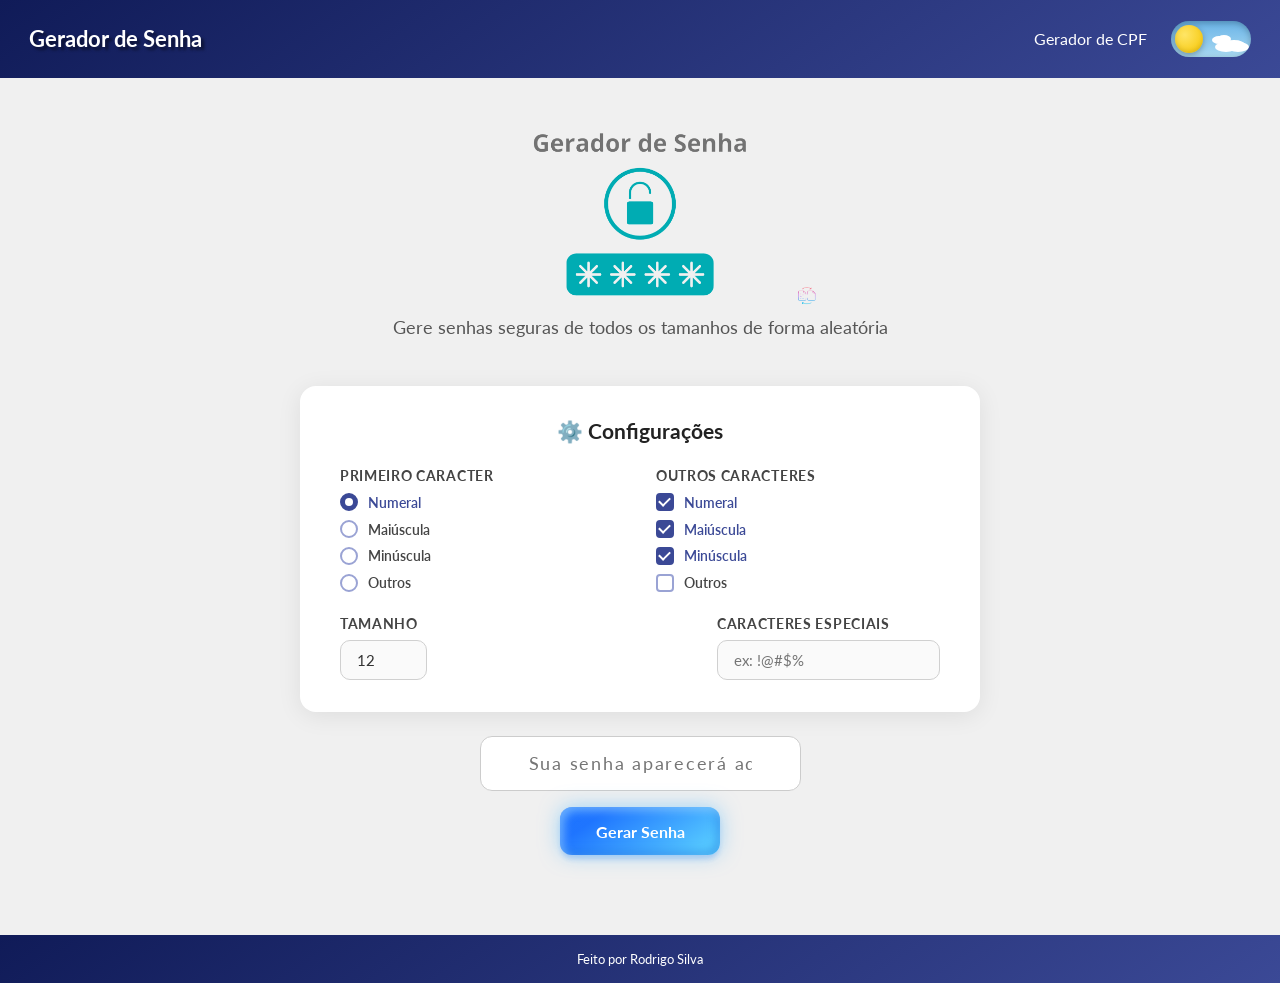
<file: index.html>
<!doctype html>
<html lang="pt-br">
  <head>
    <meta charset="UTF-8" />
    <meta name="viewport" content="width=device-width, initial-scale=1.0" />
    <meta http-equiv="X-UA-Compatible" content="ie=edge" />
    <meta
      name="description"
      content="Gerador de Senha é uma ferramenta online que permite criar senhas seguras e personalizadas. Com opções para escolher o tipo de caracteres e o comprimento, você pode gerar senhas fortes para proteger suas contas e dados pessoais."
    />
    <meta
      name="keywords"
      content="gerador de senha, senha segura, criar senha, ferramenta online, personalizar senha, proteger contas, dados pessoais"
    />
    <meta name="author" content="Rodrigo Silva" />
    <meta name="robots" content="index, follow" />
    <link rel="icon" href="assets/imagens/Gerador-de-Senha.webp" />
    <link rel="stylesheet" href="assets/style.css" />
    <title>Gerador de Senha</title>
  </head>
  <body>
    <header class="hero">
      <div class="title">
        <h1>Gerador de Senha</h1>
      </div>
      <div class="header-right">
        <div class="cpf">
          <a href="cpf.html" rel="noopener noreferrer">Gerador de CPF</a>
        </div>

        <label class="theme-toggle" title="Alternar tema">
          <input type="checkbox" id="themeCheck" />
          <div class="toggle-track">
            <div class="cloud1"></div>
            <div class="cloud2"></div>
            <div class="star1"></div>
            <div class="star2"></div>
            <div class="star3"></div>
            <div class="toggle-knob"></div>
          </div>
        </label>
      </div>
    </header>

    <main class="gerador">
      <div class="logo">
        <img
          src="assets/imagens/Gerador-de-Senha.webp"
          alt="Gerador de Senha"
        />
        <p>Gere senhas seguras de todos os tamanhos de forma aleatória</p>
      </div>

      <div class="config-card">
        <h2>⚙️ Configurações</h2>

        <div class="config-grid">
          <div class="config-group">
            <label class="group-label">Primeiro Caracter</label>
            <div class="checkbox-list">
              <label class="checkbox-item">
                <input type="radio" name="firstChar" value="numeral" checked />
                <span>Numeral</span>
              </label>
              <label class="checkbox-item">
                <input type="radio" name="firstChar" value="maiuscula" />
                <span>Maiúscula</span>
              </label>
              <label class="checkbox-item">
                <input type="radio" name="firstChar" value="minuscula" />
                <span>Minúscula</span>
              </label>
              <label class="checkbox-item">
                <input type="radio" name="firstChar" value="outros" />
                <span>Outros</span>
              </label>
            </div>
          </div>

          <div class="config-group">
            <label class="group-label">Outros Caracteres</label>
            <div class="checkbox-list">
              <label class="checkbox-item">
                <input
                  type="checkbox"
                  name="otherChar"
                  value="numeral"
                  checked
                />
                <span>Numeral</span>
              </label>
              <label class="checkbox-item">
                <input
                  type="checkbox"
                  name="otherChar"
                  value="maiuscula"
                  checked
                />
                <span>Maiúscula</span>
              </label>
              <label class="checkbox-item">
                <input
                  type="checkbox"
                  name="otherChar"
                  value="minuscula"
                  checked
                />
                <span>Minúscula</span>
              </label>
              <label class="checkbox-item">
                <input type="checkbox" name="otherChar" value="outros" />
                <span>Outros</span>
              </label>
            </div>
          </div>
        </div>

        <div class="fields-row">
          <div class="field-group">
            <label for="tamanhoInput">Tamanho</label>
            <input
              type="number"
              id="tamanhoInput"
              value="12"
              min="1"
              max="64"
            />
          </div>

          <div class="field-group">
            <label for="outrosInput">Caracteres especiais</label>
            <input type="text" id="outrosInput" placeholder="ex: !@#$%" />
          </div>
        </div>
      </div>

      <div class="entrada">
        <input
          type="text"
          id="senhaOutput"
          placeholder="Sua senha aparecerá aqui…"
          readonly
        />
        <button onclick="gerarSenha()">Gerar Senha</button>
      </div>
    </main>
    <footer>
      <p>
        Feito por
        <a href="https://github.com/rodrigojordison" target="_blank"
          >Rodrigo Silva</a
        >
      </p>
    </footer>

    <script src="assets/script.js"></script>
  </body>
</html>
</file>
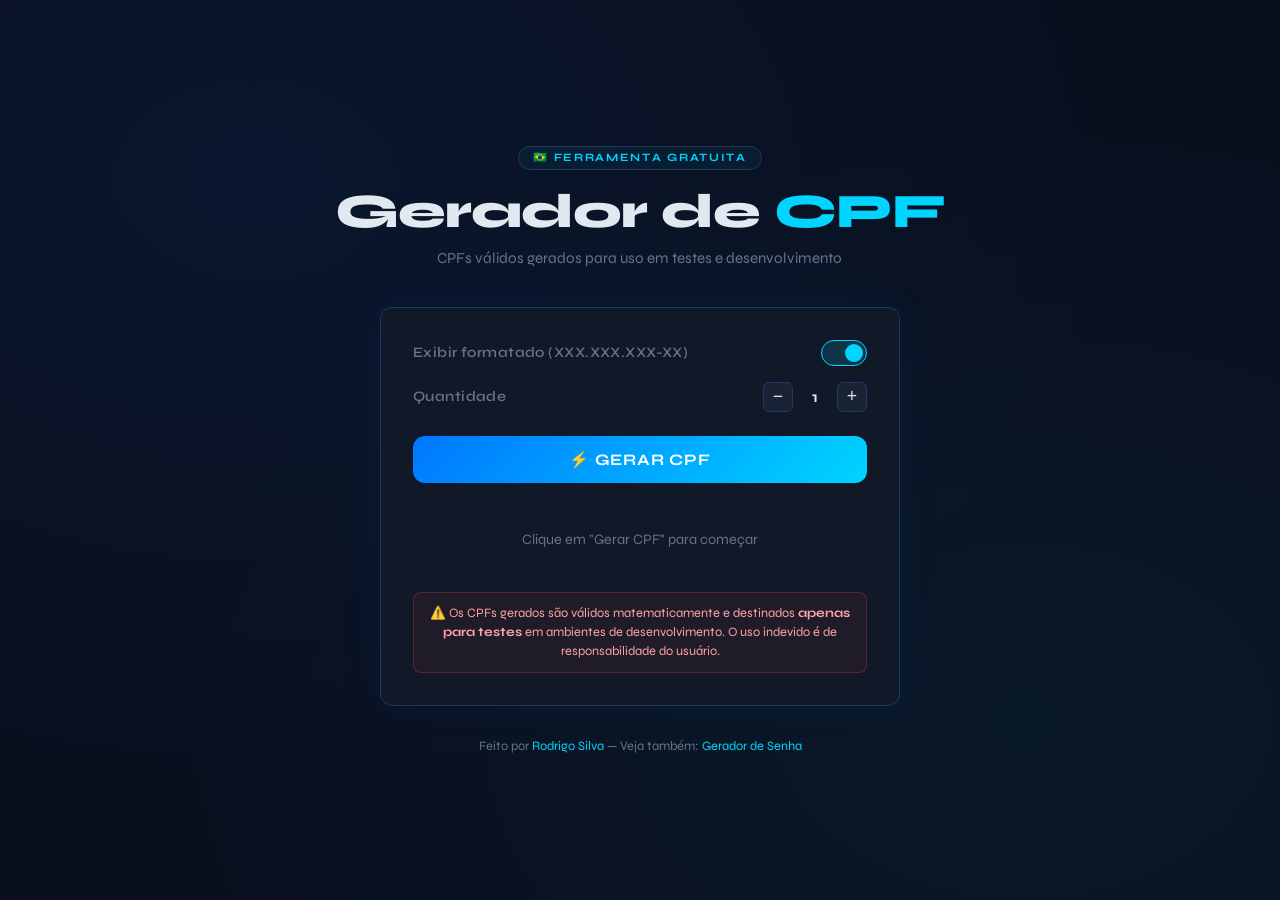
<file: cpf.html>
<!doctype html>
<html lang="pt-BR">
  <head>
    <meta charset="UTF-8" />
    <meta name="viewport" content="width=device-width, initial-scale=1.0" />
    <meta http-equiv="X-UA-Compatible" content="ie=edge" />
    <meta
      name="description"
      content="Gerador de CPF é uma ferramenta online que permite criar CPFs válidos para testes e desenvolvimento. Gere CPFs formatados ou apenas os números, com verificação dos dígitos."
    />
    <meta
      name="keywords"
      content="gerador de CPF, CPF válido, criar CPF, CPF para teste, ferramenta online, desenvolvimento"
    />
    <meta name="author" content="Rodrigo Silva" />
    <meta name="robots" content="index, follow" />
    <meta name="theme-color" content="#0a0f1e" />

    <link rel="icon" type="image/png" href="assets/imagens/favicon.png" />
    <link rel="shortcut icon" href="assets/imagens/favicon.ico" />
    <link rel="apple-touch-icon" href="assets/imagens/favicon.png" />

    <meta property="og:title" content="Gerador de CPF" />
    <meta
      property="og:description"
      content="Gere CPFs válidos para testes e desenvolvimento."
    />
    <meta property="og:type" content="website" />

    <meta name="twitter:card" content="summary" />
    <meta name="twitter:title" content="Gerador de CPF" />
    <meta
      name="twitter:description"
      content="Gere CPFs válidos para testes e desenvolvimento."
    />

    <link rel="preconnect" href="https://fonts.googleapis.com" />
    <link rel="preconnect" href="https://fonts.gstatic.com" crossorigin />
    <link
      href="https://fonts.googleapis.com/css2?family=Share+Tech+Mono&family=Syne:wght@400;600;700;800&display=swap"
      rel="stylesheet"
    />
    <link rel="icon" href="assets/imagens/Gerador-de-Senha.webp" />

    <link rel="stylesheet" href="assets/cpf.css" />
    <title>Gerador de CPF</title>
  </head>
  <body>
    <header>
      <div class="badge">🇧🇷 Ferramenta Gratuita</div>
      <h1>Gerador de <span>CPF</span></h1>
      <p class="subtitle">
        CPFs válidos gerados para uso em testes e desenvolvimento
      </p>
    </header>

    <main class="card">
      <div class="options">
        <div class="option-row">
          <span class="option-label">Exibir formatado (XXX.XXX.XXX-XX)</span>
          <label class="toggle">
            <input type="checkbox" id="toggleFormatado" checked />
            <span class="toggle-slider"></span>
          </label>
        </div>

        <div class="option-row">
          <span class="option-label">Quantidade</span>
          <div class="qty-control">
            <button class="qty-btn" id="btnMenos">−</button>
            <span class="qty-value" id="qtdDisplay">1</span>
            <button class="qty-btn" id="btnMais">+</button>
          </div>
        </div>
      </div>

      <button class="btn-generate" id="btnGerar">⚡ Gerar CPF</button>

      <div class="results" id="results">
        <p class="placeholder">Clique em "Gerar CPF" para começar</p>
      </div>

      <div class="warning">
        ⚠️ Os CPFs gerados são válidos matematicamente e destinados
        <strong>apenas para testes</strong> em ambientes de desenvolvimento. O
        uso indevido é de responsabilidade do usuário.
      </div>
    </main>

    <footer>
      <p>
        Feito por
        <a href="https://github.com/rodrigojordison" target="_blank"
          >Rodrigo Silva</a
        >
        &mdash; Veja também: <a href="index.html">Gerador de Senha</a>
      </p>
    </footer>

    <script src="assets/cpf.js"></script>
  </body>
</html>
</file>
<file: assets/style.css>
@import url("https://fonts.googleapis.com/css2?family=Lato:wght@300;400;700;900&display=swap");

* {
  margin: 0;
  padding: 0;
  box-sizing: border-box;
  font-family: "Lato", sans-serif;
}

body {
  background-color: #f0f0f0;
  transition:
    background-color 0.4s,
    color 0.4s;
}

body.dark {
  background-color: #1a1a2e;
  color: #e0e0e0;
}

.hero {
  display: flex;
  align-items: center;
  justify-content: space-between;
  padding: 1.3rem 1.8rem;
  background: linear-gradient(145deg, #101b58, #3b4996);
  width: 100%;
  position: fixed;
  top: 0;
  left: 0;
  z-index: 1000;
}

.title h1 {
  font-size: 1.4rem;
  color: #ffffff;
  font-weight: bold;
  text-shadow: 3px 3px 3px rgba(0, 0, 0, 0.5);
}

.header-right {
  display: flex;
  align-items: center;
  gap: 1.5rem;
}

.cpf a {
  text-decoration: none;
  color: #ffffff;
  cursor: pointer;
}
.cpf a:hover {
  text-decoration: underline;
}

.theme-toggle {
  position: relative;
  width: 80px;
  height: 36px;
  cursor: pointer;
}

.theme-toggle input {
  display: none;
}

.toggle-track {
  width: 80px;
  height: 36px;
  border-radius: 18px;
  background: linear-gradient(180deg, #6ab4e8 0%, #a8d8f0 100%);
  position: relative;
  overflow: hidden;
  transition: background 0.5s;
  box-shadow: inset 0 2px 6px rgba(0, 0, 0, 0.25);
}

.theme-toggle input:checked ~ .toggle-track {
  background: linear-gradient(180deg, #0d1b4b 0%, #1a2f6e 100%);
}

.cloud1,
.cloud2 {
  position: absolute;
  background: white;
  border-radius: 50%;
  transition:
    opacity 0.4s,
    transform 0.4s;
}
.cloud1 {
  width: 22px;
  height: 10px;
  bottom: 7px;
  right: 6px;
  box-shadow:
    -8px 2px 0 white,
    4px 2px 0 white;
}
.cloud2 {
  width: 14px;
  height: 8px;
  bottom: 14px;
  right: 20px;
  box-shadow: -5px 1px 0 white;
}
.theme-toggle input:checked ~ .toggle-track .cloud1,
.theme-toggle input:checked ~ .toggle-track .cloud2 {
  opacity: 0;
}

.star1,
.star2,
.star3 {
  position: absolute;
  background: white;
  border-radius: 50%;
  opacity: 0;
  transition: opacity 0.4s;
}
.star1 {
  width: 3px;
  height: 3px;
  top: 7px;
  right: 14px;
}
.star2 {
  width: 2px;
  height: 2px;
  top: 14px;
  right: 24px;
}
.star3 {
  width: 3px;
  height: 3px;
  top: 10px;
  right: 8px;
}

.theme-toggle input:checked ~ .toggle-track .star1,
.theme-toggle input:checked ~ .toggle-track .star2,
.theme-toggle input:checked ~ .toggle-track .star3 {
  opacity: 1;
}

.toggle-knob {
  position: absolute;
  top: 4px;
  left: 4px;
  width: 28px;
  height: 28px;
  border-radius: 50%;
  background: radial-gradient(circle at 35% 35%, #ffe566, #f5c400);
  box-shadow:
    0 2px 6px rgba(0, 0, 0, 0.3),
    inset 0 -2px 4px rgba(0, 0, 0, 0.1);
  transition:
    transform 0.4s cubic-bezier(0.34, 1.56, 0.64, 1),
    background 0.4s;
  z-index: 2;
}

.theme-toggle input:checked ~ .toggle-track .toggle-knob {
  transform: translateX(44px);
  background: radial-gradient(circle at 60% 30%, #e0e8f8, #c8d8f0);
  box-shadow:
    -4px 0 0 2px #8aadd4,
    0 2px 6px rgba(0, 0, 0, 0.3);
}

.gerador {
  display: flex;
  flex-direction: column;
  align-items: center;
  padding: 6rem 1.5rem 3rem;
  gap: 1.5rem;
}

.logo {
  display: flex;
  flex-direction: column;
  align-items: center;
  justify-content: center;
  padding: 1.5rem;
}
.logo img {
  width: 22rem;
  height: auto;
}
.logo p {
  font-size: 1.1rem;
  color: #555;
  margin-top: 0.75rem;
  text-align: center;
}
body.dark .logo p {
  color: #aaa;
}

.config-card {
  background: #ffffff;
  border-radius: 16px;
  box-shadow: 0 4px 24px rgba(0, 0, 0, 0.08);
  padding: 2rem 2.5rem;
  width: 100%;
  max-width: 680px;
}
body.dark .config-card {
  background: #1e2a5e;
  box-shadow: 0 4px 24px rgba(0, 0, 0, 0.4);
}

.config-card h2 {
  font-size: 1.3rem;
  font-weight: 700;
  color: #222;
  margin-bottom: 1.5rem;
  text-align: center;
}
body.dark .config-card h2 {
  color: #e0e0e0;
}

.config-grid {
  display: grid;
  grid-template-columns: 1fr 1fr;
  gap: 1.5rem 2rem;
}

@media (max-width: 560px) {
  .config-grid {
    grid-template-columns: 1fr;
  }
}

.config-group label.group-label {
  display: block;
  font-size: 0.85rem;
  font-weight: 700;
  color: #444;
  margin-bottom: 0.6rem;
  text-transform: uppercase;
  letter-spacing: 0.05em;
}
body.dark .config-group label.group-label {
  color: #bbb;
}

.checkbox-list {
  display: flex;
  flex-direction: column;
  gap: 0.55rem;
}

.checkbox-item {
  display: flex;
  align-items: center;
  gap: 0.6rem;
  cursor: pointer;
  user-select: none;
}

.checkbox-item input[type="checkbox"],
.checkbox-item input[type="radio"] {
  appearance: none;
  -webkit-appearance: none;
  width: 18px;
  height: 18px;
  border: 2px solid #9aa3d4;
  border-radius: 4px;
  background: transparent;
  cursor: pointer;
  flex-shrink: 0;
  position: relative;
  transition:
    background 0.2s,
    border-color 0.2s;
}

.checkbox-item input[type="radio"] {
  border-radius: 50%;
}

.checkbox-item input[type="checkbox"]:checked,
.checkbox-item input[type="radio"]:checked {
  background: #3b4996;
  border-color: #3b4996;
}

.checkbox-item input[type="checkbox"]:checked::after {
  content: "";
  position: absolute;
  left: 3px;
  top: 0px;
  width: 5px;
  height: 9px;
  border: 2px solid #fff;
  border-top: none;
  border-left: none;
  transform: rotate(45deg);
}

.checkbox-item input[type="radio"]:checked::after {
  content: "";
  position: absolute;
  left: 3px;
  top: 3px;
  width: 8px;
  height: 8px;
  border-radius: 50%;
  background: #fff;
}

.checkbox-item span {
  font-size: 0.9rem;
  font-weight: 600;
  color: #444;
  transition: color 0.2s;
}

.checkbox-item input:checked ~ span {
  color: #3b4996;
}

.checkbox-item:hover input {
  border-color: #3b4996;
}

body.dark .checkbox-item input[type="checkbox"],
body.dark .checkbox-item input[type="radio"] {
  border-color: #6a7dcc;
}
body.dark .checkbox-item input:checked {
  background: #5a6dc0;
  border-color: #5a6dc0;
}
body.dark .checkbox-item span {
  color: #bbb;
}
body.dark .checkbox-item input:checked ~ span {
  color: #8a9de0;
}

.fields-row {
  display: flex;
  justify-content: space-between;
  align-items: center;
  gap: 1.5rem 2rem;
  margin-top: 1.5rem;
}
@media (max-width: 560px) {
  .fields-row {
    flex-direction: column;
    align-items: stretch;
  }
}

.field-group label {
  display: block;
  font-size: 0.85rem;
  font-weight: 700;
  color: #444;
  margin-bottom: 0.5rem;
  text-transform: uppercase;
  letter-spacing: 0.05em;
}
body.dark .field-group label {
  color: #bbb;
}

.field-group input[type="number"],
.field-group input[type="text"] {
  width: 100%;
  padding: 0.65rem 1rem;
  border: 1.5px solid #d0d0d0;
  border-radius: 10px;
  font-size: 0.95rem;
  color: #333;
  background: #fafafa;
  outline: none;
  transition:
    border-color 0.2s,
    box-shadow 0.2s;
}
.field-group input:focus {
  border-color: #3b4996;
  box-shadow: 0 0 0 3px rgba(59, 73, 150, 0.15);
}
body.dark .field-group input {
  background: #131e4a;
  border-color: #3a4a8a;
  color: #e0e0e0;
}
body.dark .field-group input:focus {
  border-color: #6a7dcc;
  box-shadow: 0 0 0 3px rgba(106, 125, 204, 0.2);
}

.entrada {
  display: flex;
  flex-direction: column;
  align-items: center;
  gap: 1rem;
  width: 100%;
  max-width: 680px;
}

.entrada input[type="text"] {
  padding: 1rem 3rem;
  border: 1.5px solid #ccc;
  border-radius: 12px;
  font-size: 1.1rem;
  letter-spacing: 0.1em;
  color: #222;
  background: #fff;
  outline: none;
  text-align: center;
  transition:
    border-color 0.2s,
    box-shadow 0.2s;
}
.entrada input[type="text"]:focus {
  border-color: #3b4996;
  box-shadow: 0 0 0 4px rgba(59, 73, 150, 0.12);
}
body.dark .entrada input[type="text"] {
  background: #1e2a5e;
  border-color: #3a4a8a;
  color: #e0e0e0;
}

.entrada button {
  --btn-bg-1: hsla(194, 100%, 69%, 1);
  --btn-bg-2: hsla(217, 100%, 56%, 1);
  cursor: pointer;
  padding: 0.9em 2em;
  min-width: 160px;
  min-height: 48px;
  font-size: 1rem;
  font-weight: 700;
  transition: background-position 0.8s;
  background-size: 280% auto;
  background-image: linear-gradient(
    325deg,
    var(--btn-bg-2) 0%,
    var(--btn-bg-1) 55%,
    var(--btn-bg-2) 90%
  );
  border: none;
  border-radius: 12px;
  color: #fff;
  box-shadow:
    0 0 20px rgba(71, 184, 255, 0.5),
    0 5px 5px -1px rgba(58, 125, 233, 0.25),
    inset 4px 4px 8px rgba(175, 230, 255, 0.5),
    inset -4px -4px 8px rgba(19, 95, 216, 0.35);
}
.entrada button:hover {
  background-position: right top;
}
.entrada button:active {
  transform: scale(0.97);
}

footer {
  margin-top: 2rem;
  color: var(--text-muted);
  font-size: 0.8rem;
  text-align: center;
  animation: fadeUp 0.6s ease both;
  animation-delay: 0.2s;
  background: linear-gradient(145deg, #101b58, #3b4996);
  color: #fff;
  padding: 1rem;
  width: 100%;
}

footer a {
  color: var(--accent);
  text-decoration: none;
}

footer a:hover {
  text-decoration: underline;
}

/* --- Novas Animações e Suavização --- */

/* Suaviza todas as transições de cores e sombras do card */
.config-card,
.entrada input,
.entrada button,
.checkbox-item span,
.checkbox-item input {
  transition: all 0.3s ease;
}

/* Animação de entrada dos elementos principais ao carregar a página */
@keyframes fadeInUp {
  from {
    opacity: 0;
    transform: translateY(20px);
  }
  to {
    opacity: 1;
    transform: translateY(0);
  }
}

.logo {
  animation: fadeInUp 0.6s ease-out forwards;
}
.config-card {
  animation: fadeInUp 0.8s ease-out forwards;
}
.entrada {
  animation: fadeInUp 1s ease-out forwards;
}

@keyframes highlightFade {
  0% {
    background-color: rgba(59, 73, 150, 0.2);
    transform: scale(1.02);
  }
  100% {
    background-color: transparent;
    transform: scale(1);
  }
}

.senha-atualizada {
  animation: highlightFade 0.4s ease-out;
}

.checkbox-item:hover {
  transform: translateX(5px);
}

.entrada button:hover {
  transform: translateY(-2px);
  box-shadow: 0 8px 25px rgba(71, 184, 255, 0.6);
}
</file>
<file: assets/cpf.css>
*, *::before, *::after {
  box-sizing: border-box;
  margin: 0;
  padding: 0;
}

:root {
  --bg: #0a0f1e;
  --surface: #111827;
  --surface2: #1a2235;
  --border: #1e3a5f;
  --accent: #00d4ff;
  --accent2: #0077ff;
  --text: #e2e8f0;
  --text-muted: #64748b;
  --success: #10b981;
  --danger: #ef4444;
  --radius: 12px;
}

body {
  background-color: var(--bg);
  color: var(--text);
  font-family: 'Syne', sans-serif;
  min-height: 100vh;
  display: flex;
  flex-direction: column;
  align-items: center;
  justify-content: center;
  padding: 2rem 1rem;
  background-image:
    radial-gradient(ellipse at 20% 20%, rgba(0, 119, 255, 0.07) 0%, transparent 60%),
    radial-gradient(ellipse at 80% 80%, rgba(0, 212, 255, 0.05) 0%, transparent 60%);
}

/* ── HEADER ── */
header {
  text-align: center;
  margin-bottom: 2.5rem;
  animation: fadeDown 0.6s ease both;
}

.badge {
  display: inline-block;
  font-size: 0.7rem;
  font-weight: 700;
  letter-spacing: 0.15em;
  text-transform: uppercase;
  color: var(--accent);
  border: 1px solid var(--border);
  padding: 0.3rem 0.9rem;
  border-radius: 100px;
  margin-bottom: 1rem;
  background: rgba(0, 212, 255, 0.05);
}

h1 {
  font-size: clamp(2rem, 5vw, 3rem);
  font-weight: 800;
  letter-spacing: -0.02em;
  line-height: 1.1;
}

h1 span {
  color: var(--accent);
}

.subtitle {
  margin-top: 0.6rem;
  color: var(--text-muted);
  font-size: 0.95rem;
  font-weight: 400;
}

/* ── CARD ── */
.card {
  background: var(--surface);
  border: 1px solid var(--border);
  border-radius: var(--radius);
  padding: 2rem;
  width: 100%;
  max-width: 520px;
  animation: fadeUp 0.6s ease both;
  animation-delay: 0.1s;
  box-shadow: 0 0 40px rgba(0, 119, 255, 0.07);
}

/* ── OPÇÕES ── */
.options {
  display: flex;
  flex-direction: column;
  gap: 1rem;
  margin-bottom: 1.5rem;
}

.option-row {
  display: flex;
  align-items: center;
  justify-content: space-between;
  gap: 1rem;
}

.option-label {
  font-size: 0.9rem;
  color: var(--text-muted);
  font-weight: 600;
  letter-spacing: 0.03em;
}

/* Toggle switch */
.toggle {
  position: relative;
  width: 46px;
  height: 26px;
  flex-shrink: 0;
}

.toggle input {
  opacity: 0;
  width: 0;
  height: 0;
  position: absolute;
}

.toggle-slider {
  position: absolute;
  inset: 0;
  background: var(--surface2);
  border: 1px solid var(--border);
  border-radius: 100px;
  cursor: pointer;
  transition: background 0.25s, border-color 0.25s;
}

.toggle-slider::before {
  content: '';
  position: absolute;
  width: 18px;
  height: 18px;
  left: 3px;
  top: 50%;
  transform: translateY(-50%);
  background: var(--text-muted);
  border-radius: 50%;
  transition: transform 0.25s, background 0.25s;
}

.toggle input:checked + .toggle-slider {
  background: rgba(0, 212, 255, 0.15);
  border-color: var(--accent);
}

.toggle input:checked + .toggle-slider::before {
  transform: translate(20px, -50%);
  background: var(--accent);
}

/* Quantidade */
.qty-control {
  display: flex;
  align-items: center;
  gap: 0.5rem;
}

.qty-btn {
  width: 30px;
  height: 30px;
  border-radius: 6px;
  border: 1px solid var(--border);
  background: var(--surface2);
  color: var(--text);
  font-size: 1.1rem;
  cursor: pointer;
  display: flex;
  align-items: center;
  justify-content: center;
  transition: border-color 0.2s, background 0.2s;
  line-height: 1;
}

.qty-btn:hover {
  border-color: var(--accent);
  background: rgba(0, 212, 255, 0.08);
}

.qty-value {
  min-width: 28px;
  text-align: center;
  font-weight: 700;
  font-size: 0.95rem;
}

/* ── BOTÃO GERAR ── */
.btn-generate {
  width: 100%;
  padding: 0.9rem;
  border: none;
  border-radius: var(--radius);
  background: linear-gradient(135deg, var(--accent2), var(--accent));
  color: #fff;
  font-family: 'Syne', sans-serif;
  font-size: 1rem;
  font-weight: 700;
  letter-spacing: 0.05em;
  text-transform: uppercase;
  cursor: pointer;
  transition: opacity 0.2s, transform 0.15s;
  margin-bottom: 1.5rem;
}

.btn-generate:hover {
  opacity: 0.9;
  transform: translateY(-1px);
}

.btn-generate:active {
  transform: translateY(0);
}

/* ── RESULTADO ── */
.results {
  display: flex;
  flex-direction: column;
  gap: 0.6rem;
  min-height: 60px;
}

.cpf-item {
  display: flex;
  align-items: center;
  justify-content: space-between;
  gap: 0.5rem;
  background: var(--surface2);
  border: 1px solid var(--border);
  border-radius: 8px;
  padding: 0.7rem 1rem;
  animation: popIn 0.3s ease both;
}

.cpf-number {
  font-family: 'Share Tech Mono', monospace;
  font-size: 1.15rem;
  letter-spacing: 0.08em;
  color: var(--accent);
}

.btn-copy {
  background: none;
  border: 1px solid var(--border);
  color: var(--text-muted);
  font-size: 0.75rem;
  font-family: 'Syne', sans-serif;
  font-weight: 600;
  letter-spacing: 0.06em;
  text-transform: uppercase;
  padding: 0.3rem 0.7rem;
  border-radius: 6px;
  cursor: pointer;
  white-space: nowrap;
  transition: color 0.2s, border-color 0.2s, background 0.2s;
}

.btn-copy:hover {
  color: var(--accent);
  border-color: var(--accent);
  background: rgba(0, 212, 255, 0.06);
}

.btn-copy.copied {
  color: var(--success);
  border-color: var(--success);
  background: rgba(16, 185, 129, 0.08);
}

/* placeholder */
.placeholder {
  text-align: center;
  color: var(--text-muted);
  font-size: 0.9rem;
  padding: 1.5rem 0;
}

/* ── FOOTER ── */
footer {
  margin-top: 2rem;
  color: var(--text-muted);
  font-size: 0.8rem;
  text-align: center;
  animation: fadeUp 0.6s ease both;
  animation-delay: 0.2s;
}

footer a {
  color: var(--accent);
  text-decoration: none;
}

footer a:hover {
  text-decoration: underline;
}

/* ── AVISO ── */
.warning {
  margin-top: 1.2rem;
  padding: 0.7rem 1rem;
  background: rgba(239, 68, 68, 0.07);
  border: 1px solid rgba(239, 68, 68, 0.25);
  border-radius: 8px;
  font-size: 0.8rem;
  color: #fca5a5;
  text-align: center;
  line-height: 1.5;
}

/* ── ANIMATIONS ── */
@keyframes fadeDown {
  from { opacity: 0; transform: translateY(-20px); }
  to   { opacity: 1; transform: translateY(0); }
}

@keyframes fadeUp {
  from { opacity: 0; transform: translateY(20px); }
  to   { opacity: 1; transform: translateY(0); }
}

@keyframes popIn {
  from { opacity: 0; transform: scale(0.96); }
  to   { opacity: 1; transform: scale(1); }
}

/* ── RESPONSIVE ── */
@media (max-width: 420px) {
  .card { padding: 1.4rem; }
  .cpf-number { font-size: 1rem; }
}
</file>
